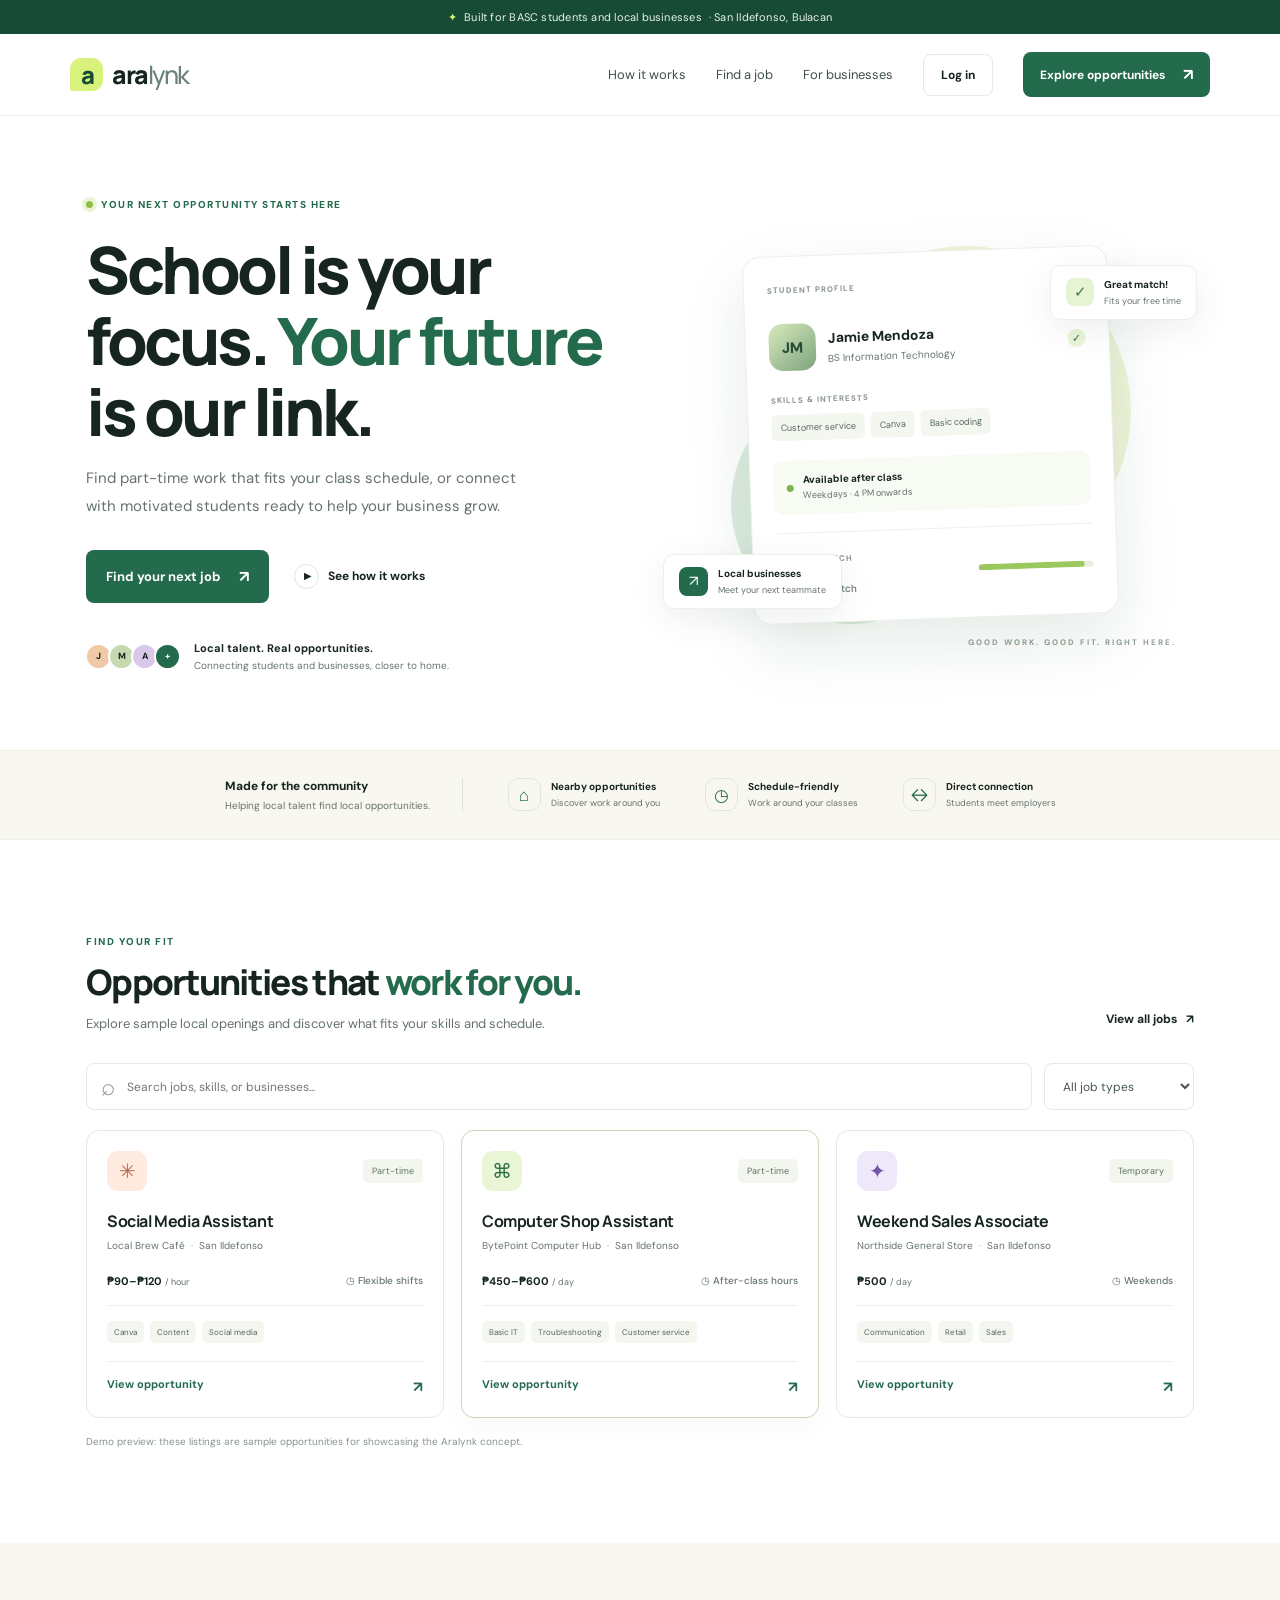
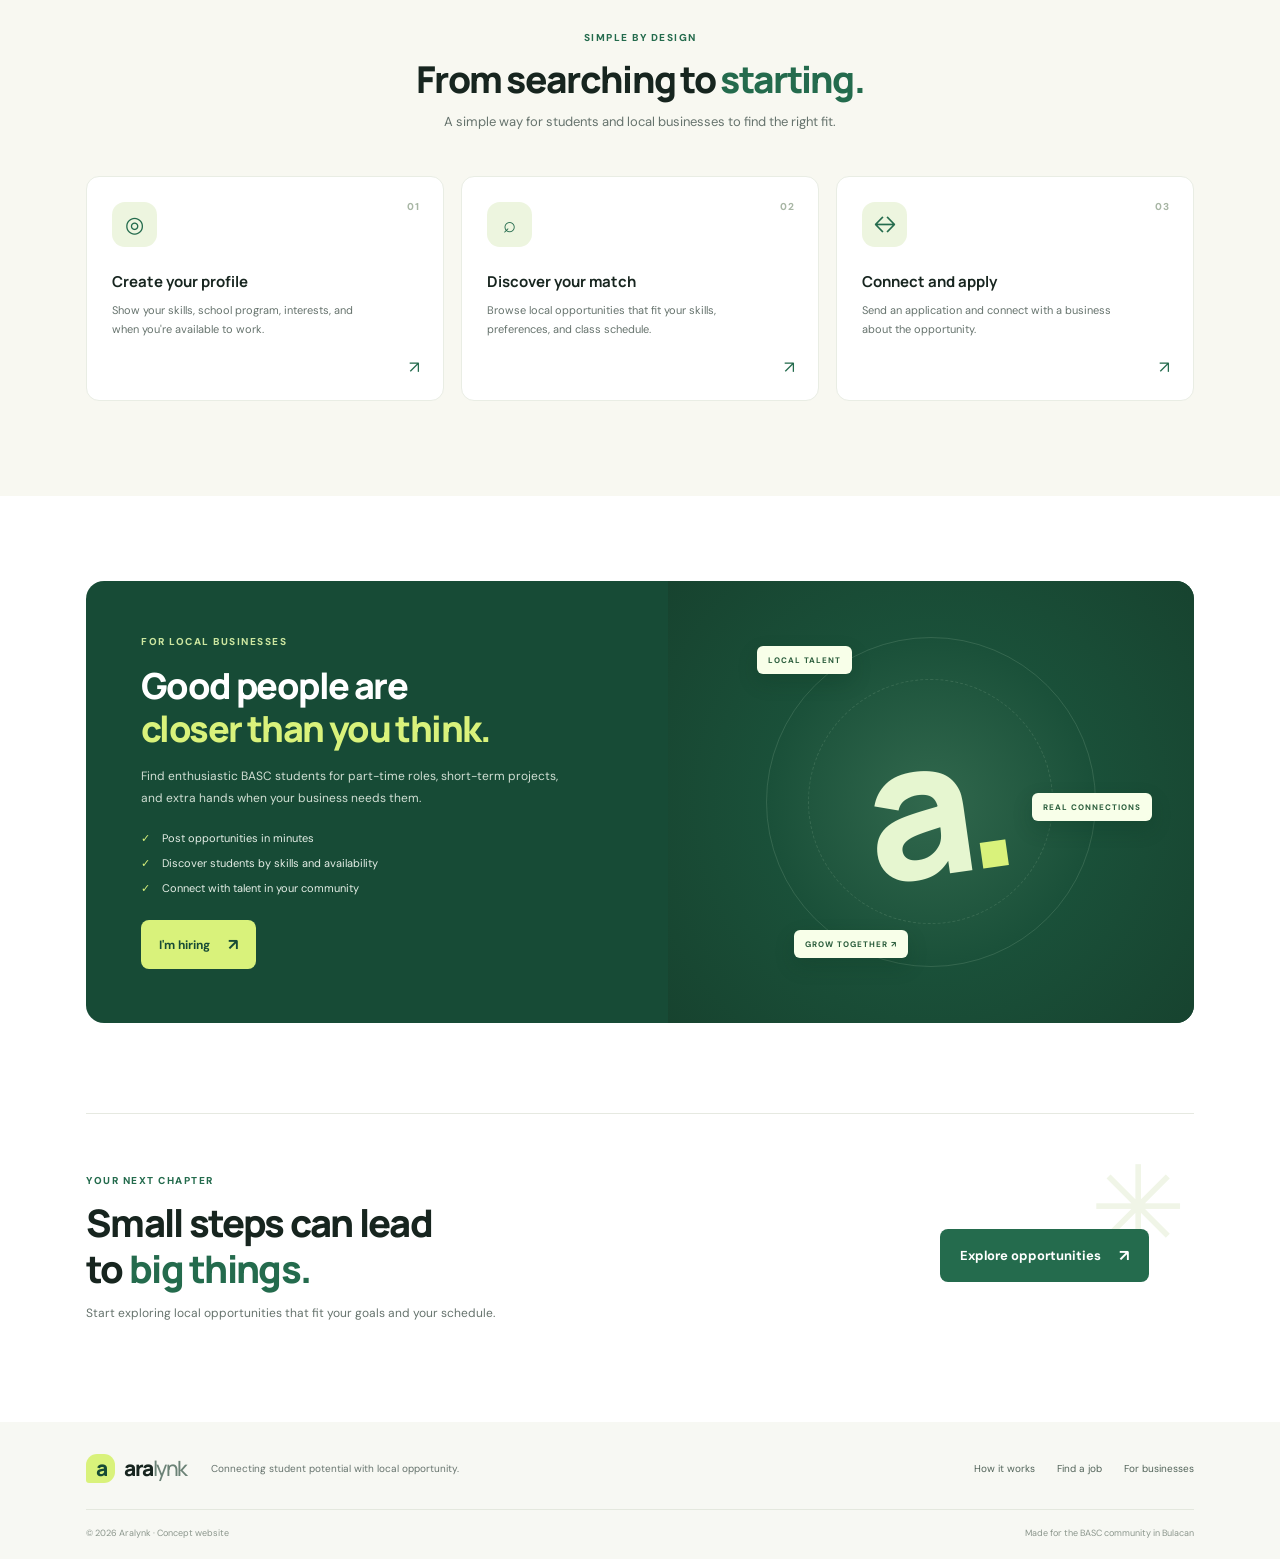
<file: index.html>
<!doctype html>
<html lang="en">
<head>
  <meta charset="UTF-8">
  <meta name="viewport" content="width=device-width, initial-scale=1.0">
  <meta name="description" content="Aralynk connects BASC students with local job opportunities in San Ildefonso, Bulacan.">
  <title>Aralynk — Find work that fits your life</title>
  <link rel="preconnect" href="https://fonts.googleapis.com">
  <link rel="preconnect" href="https://fonts.gstatic.com" crossorigin>
  <link href="https://fonts.googleapis.com/css2?family=DM+Sans:wght@400;500;600;700&family=Manrope:wght@400;500;600;700;800&display=swap" rel="stylesheet">
  <link rel="stylesheet" href="style.css">
</head>
<body>
  <div class="announcement"><span class="sparkle">✦</span> Built for BASC students and local businesses <span class="announce-location">· San Ildefonso, Bulacan</span></div>
  <header class="site-header">
    <a class="brand" href="#home" aria-label="Aralynk home"><span class="brand-mark">a</span><span>ara<span class="brand-light">lynk</span></span></a>
    <button class="menu-toggle" id="menuToggle" aria-label="Open navigation">☰</button>
    <nav id="nav">
      <a href="#how">How it works</a><a href="#jobs">Find a job</a><a href="#business">For businesses</a>
      <button class="btn btn-outline nav-login" id="loginBtn">Log in</button>
      <a class="btn btn-primary nav-cta" href="#jobs">Explore opportunities <span>↗</span></a>
    </nav>
  </header>

  <main>
    <section class="hero section-wrap" id="home">
      <div class="hero-copy">
        <div class="eyebrow"><span class="live-dot"></span> YOUR NEXT OPPORTUNITY STARTS HERE</div>
        <h1>School is your<br>focus. <span>Your future</span><br>is our link.</h1>
        <p class="hero-text">Find part-time work that fits your class schedule, or connect with motivated students ready to help your business grow.</p>
        <div class="hero-actions"><a class="btn btn-primary btn-large" href="#jobs">Find your next job <span>↗</span></a><a class="text-link" href="#how"><span class="play-icon">▶</span> See how it works</a></div>
        <div class="hero-proof"><div class="avatar-stack"><span>J</span><span>M</span><span>A</span><span>+</span></div><div><strong>Local talent. Real opportunities.</strong><small>Connecting students and businesses, closer to home.</small></div></div>
      </div>
      <div class="hero-visual">
        <div class="blob blob-one"></div><div class="blob blob-two"></div>
        <div class="floating-note note-top"><span class="note-icon green">✓</span><div><strong>Great match!</strong><small>Fits your free time</small></div></div>
        <div class="profile-card">
          <div class="card-top"><span class="mini-label">STUDENT PROFILE</span><span class="more">•••</span></div>
          <div class="profile-person"><div class="person-avatar">JM</div><div><h3>Jamie Mendoza</h3><p>BS Information Technology</p></div><span class="verified">✓</span></div>
          <div class="skill-label">SKILLS & INTERESTS</div><div class="skills"><span>Customer service</span><span>Canva</span><span>Basic coding</span></div>
          <div class="availability"><span class="availability-dot"></span><div><strong>Available after class</strong><small>Weekdays · 4 PM onwards</small></div></div>
          <div class="match-box"><div><small>PROFILE MATCH</small><strong>92% <span>match</span></strong></div><div class="match-bar"><i></i></div></div>
        </div>
        <div class="floating-note note-bottom"><div class="business-icon">↗</div><div><strong>Local businesses</strong><small>Meet your next teammate</small></div></div>
        <div class="hero-caption">GOOD WORK. GOOD FIT. RIGHT HERE.</div>
      </div>
    </section>

    <section class="trust-strip"><div><strong>Made for the community</strong><span>Helping local talent find local opportunities.</span></div><div class="trust-item"><span class="trust-icon">⌂</span><div><b>Nearby opportunities</b><small>Discover work around you</small></div></div><div class="trust-item"><span class="trust-icon">◷</span><div><b>Schedule-friendly</b><small>Work around your classes</small></div></div><div class="trust-item"><span class="trust-icon">↔</span><div><b>Direct connection</b><small>Students meet employers</small></div></div></section>

    <section class="section-wrap jobs-section" id="jobs">
      <div class="section-heading"><div><div class="eyebrow">FIND YOUR FIT</div><h2>Opportunities that <span>work for you.</span></h2><p>Explore sample local openings and discover what fits your skills and schedule.</p></div><a href="#all-jobs" class="text-link">View all jobs <span>↗</span></a></div>
      <div class="job-tools"><div class="search-box"><span>⌕</span><input id="jobSearch" type="search" placeholder="Search jobs, skills, or businesses..." aria-label="Search jobs"></div><select id="jobType" aria-label="Filter by job type"><option value="all">All job types</option><option value="Part-time">Part-time</option><option value="Freelance">Freelance</option><option value="Temporary">Temporary</option></select></div>
      <div class="job-grid" id="jobGrid">
        <article class="job-card" data-title="social media assistant" data-skills="canva social media content marketing" data-type="Part-time">
          <div class="job-card-top"><div class="company-logo logo-peach">✳</div><span class="job-type">Part-time</span></div><h3>Social Media Assistant</h3><p class="company-name">Local Brew Café <span>·</span> San Ildefonso</p><div class="job-details"><span>₱90–₱120 <small>/ hour</small></span><span>◷ Flexible shifts</span></div><div class="job-tags"><span>Canva</span><span>Content</span><span>Social media</span></div><button class="job-apply" data-job="Social Media Assistant">View opportunity <span>↗</span></button>
        </article>
        <article class="job-card featured-job" data-title="computer shop assistant" data-skills="computer troubleshooting customer service technology" data-type="Part-time">
          <div class="job-card-top"><div class="company-logo logo-lime">⌘</div><span class="job-type">Part-time</span></div><h3>Computer Shop Assistant</h3><p class="company-name">BytePoint Computer Hub <span>·</span> San Ildefonso</p><div class="job-details"><span>₱450–₱600 <small>/ day</small></span><span>◷ After-class hours</span></div><div class="job-tags"><span>Basic IT</span><span>Troubleshooting</span><span>Customer service</span></div><button class="job-apply" data-job="Computer Shop Assistant">View opportunity <span>↗</span></button>
        </article>
        <article class="job-card" data-title="weekend sales associate" data-skills="sales communication retail customer service" data-type="Temporary">
          <div class="job-card-top"><div class="company-logo logo-lavender">✦</div><span class="job-type">Temporary</span></div><h3>Weekend Sales Associate</h3><p class="company-name">Northside General Store <span>·</span> San Ildefonso</p><div class="job-details"><span>₱500 <small>/ day</small></span><span>◷ Weekends</span></div><div class="job-tags"><span>Communication</span><span>Retail</span><span>Sales</span></div><button class="job-apply" data-job="Weekend Sales Associate">View opportunity <span>↗</span></button>
        </article>
      </div>
      <div class="no-results" id="noResults" hidden>No matching jobs found. Try another keyword or job type.</div>
      <p class="demo-note">Demo preview: these listings are sample opportunities for showcasing the Aralynk concept.</p>
    </section>

    <section class="how-section" id="how"><div class="section-wrap">
      <div class="center-heading"><div class="eyebrow">SIMPLE BY DESIGN</div><h2>From searching to <span>starting.</span></h2><p>A simple way for students and local businesses to find the right fit.</p></div>
      <div class="steps-grid">
        <article class="step-card"><div class="step-number">01</div><div class="step-icon">◎</div><h3>Create your profile</h3><p>Show your skills, school program, interests, and when you're available to work.</p><span class="step-arrow">↗</span></article>
        <article class="step-card"><div class="step-number">02</div><div class="step-icon">⌕</div><h3>Discover your match</h3><p>Browse local opportunities that fit your skills, preferences, and class schedule.</p><span class="step-arrow">↗</span></article>
        <article class="step-card"><div class="step-number">03</div><div class="step-icon">↔</div><h3>Connect and apply</h3><p>Send an application and connect with a business about the opportunity.</p><span class="step-arrow">↗</span></article>
      </div>
    </div></section>

    <section class="business-section section-wrap" id="business">
      <div class="business-panel"><div class="business-copy"><div class="eyebrow light-eyebrow">FOR LOCAL BUSINESSES</div><h2>Good people are<br><span>closer than you think.</span></h2><p>Find enthusiastic BASC students for part-time roles, short-term projects, and extra hands when your business needs them.</p><ul><li><span>✓</span> Post opportunities in minutes</li><li><span>✓</span> Discover students by skills and availability</li><li><span>✓</span> Connect with talent in your community</li></ul><button class="btn btn-white" id="businessBtn">I'm hiring <span>↗</span></button></div><div class="business-art"><div class="orbit orbit-a"></div><div class="orbit orbit-b"></div><div class="big-symbol">a<span>.</span></div><div class="orbit-tag tag-one">LOCAL TALENT</div><div class="orbit-tag tag-two">REAL CONNECTIONS</div><div class="orbit-tag tag-three">GROW TOGETHER ↗</div></div></div>
    </section>

    <section class="cta-section section-wrap"><div class="cta-inner"><div><div class="eyebrow">YOUR NEXT CHAPTER</div><h2>Small steps can lead<br>to <span>big things.</span></h2><p>Start exploring local opportunities that fit your goals and your schedule.</p></div><a class="btn btn-primary btn-large" href="#jobs">Explore opportunities <span>↗</span></a><div class="cta-decoration">✳</div></div></section>
  </main>

  <footer><div class="footer-top"><a class="brand" href="#home"><span class="brand-mark">a</span><span>ara<span class="brand-light">lynk</span></span></a><p>Connecting student potential with local opportunity.</p><div class="footer-links"><a href="#how">How it works</a><a href="#jobs">Find a job</a><a href="#business">For businesses</a></div></div><div class="footer-bottom"><span>© 2026 Aralynk · Concept website</span><span>Made for the BASC community in Bulacan</span></div></footer>

  <div class="modal-backdrop" id="modal" hidden><div class="modal" role="dialog" aria-modal="true" aria-labelledby="modalTitle"><button class="modal-close" id="modalClose" aria-label="Close dialog">×</button><div class="modal-mark">a</div><div class="eyebrow">ARALYNK DEMO</div><h2 id="modalTitle">Get connected.</h2><p id="modalText">This is a front-end concept preview. Account creation and applications can be connected to a backend later.</p><form id="demoForm"><label for="demoName">Your name</label><input id="demoName" required placeholder="Enter your name"><label for="demoEmail">Email address</label><input id="demoEmail" type="email" required placeholder="you@example.com"><label for="demoRole">I am a...</label><select id="demoRole"><option>Student looking for work</option><option>Business looking to hire</option></select><button class="btn btn-primary btn-large" type="submit">Continue <span>↗</span></button></form><p class="form-success" id="formSuccess" hidden>Thanks! This demo form is working locally. A real signup system needs backend integration.</p></div></div>
  <script src="script.js"></script>
</body>
</html>
</file>
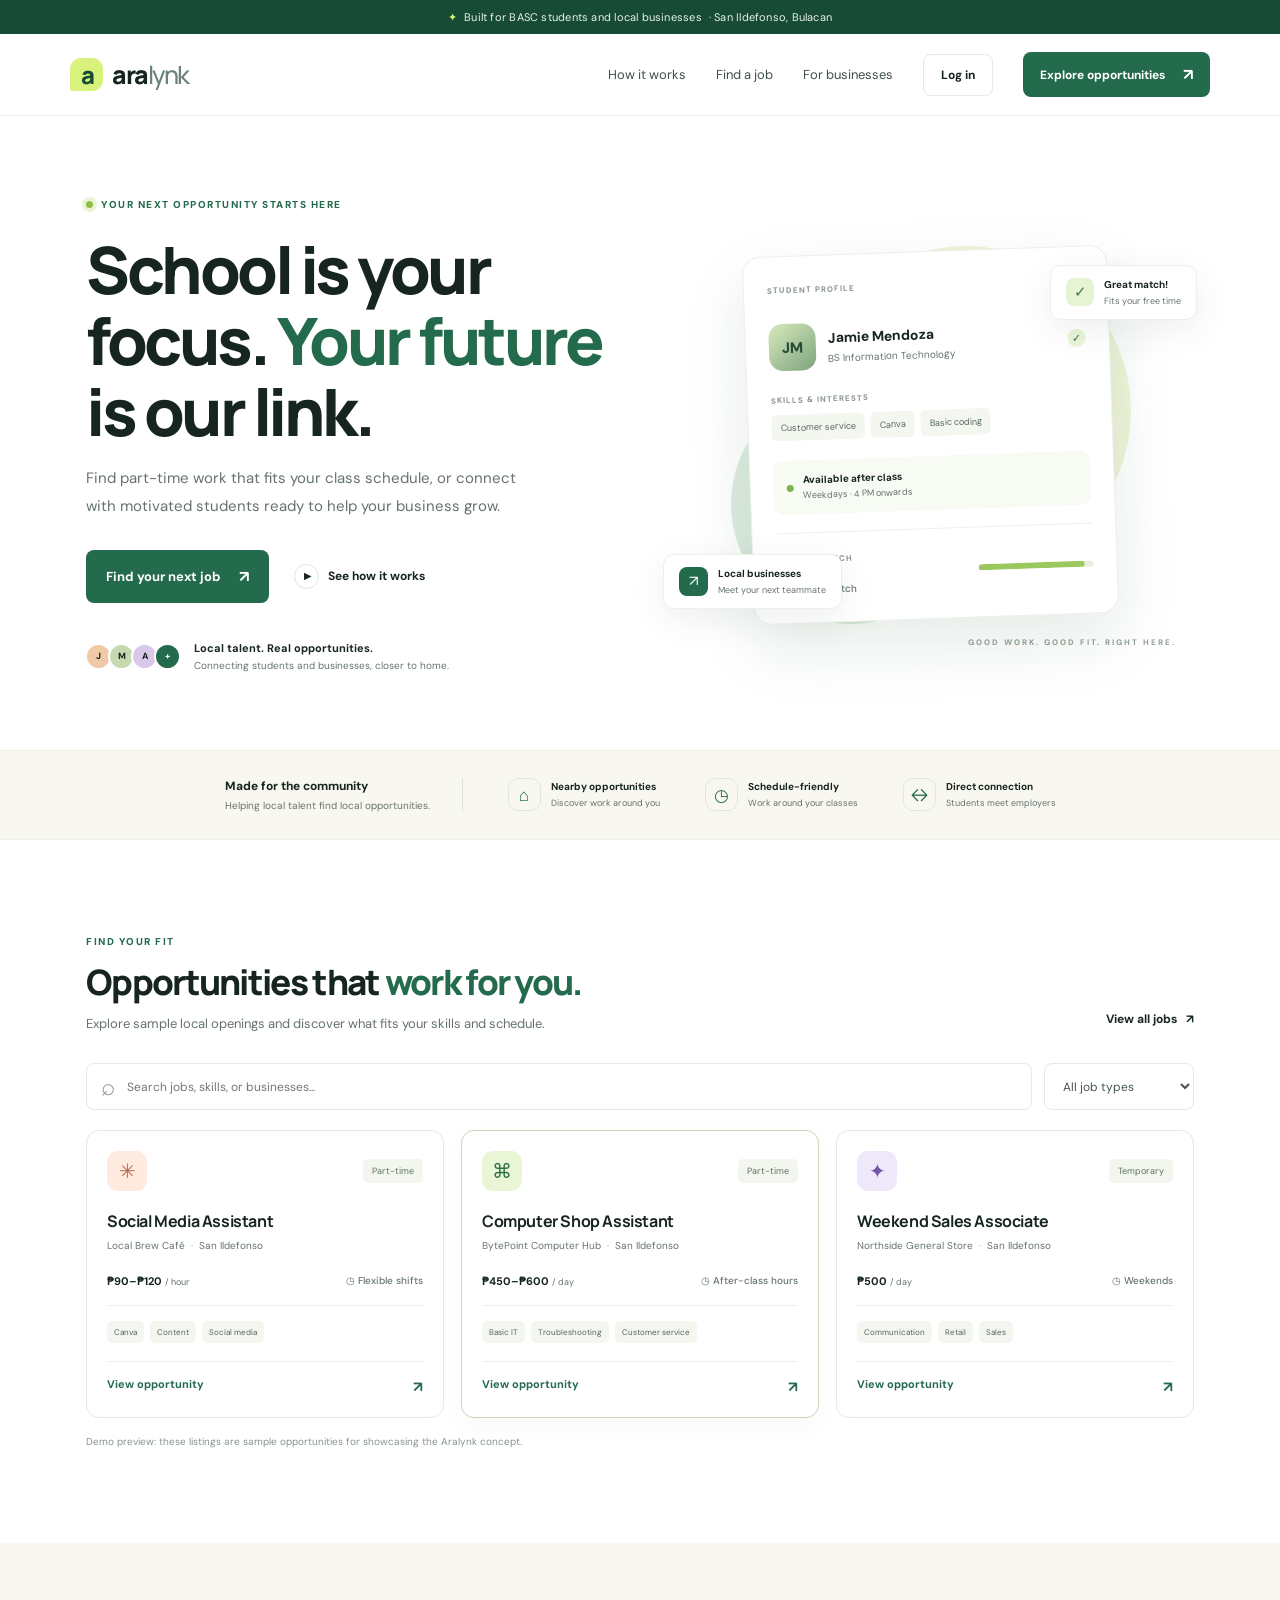
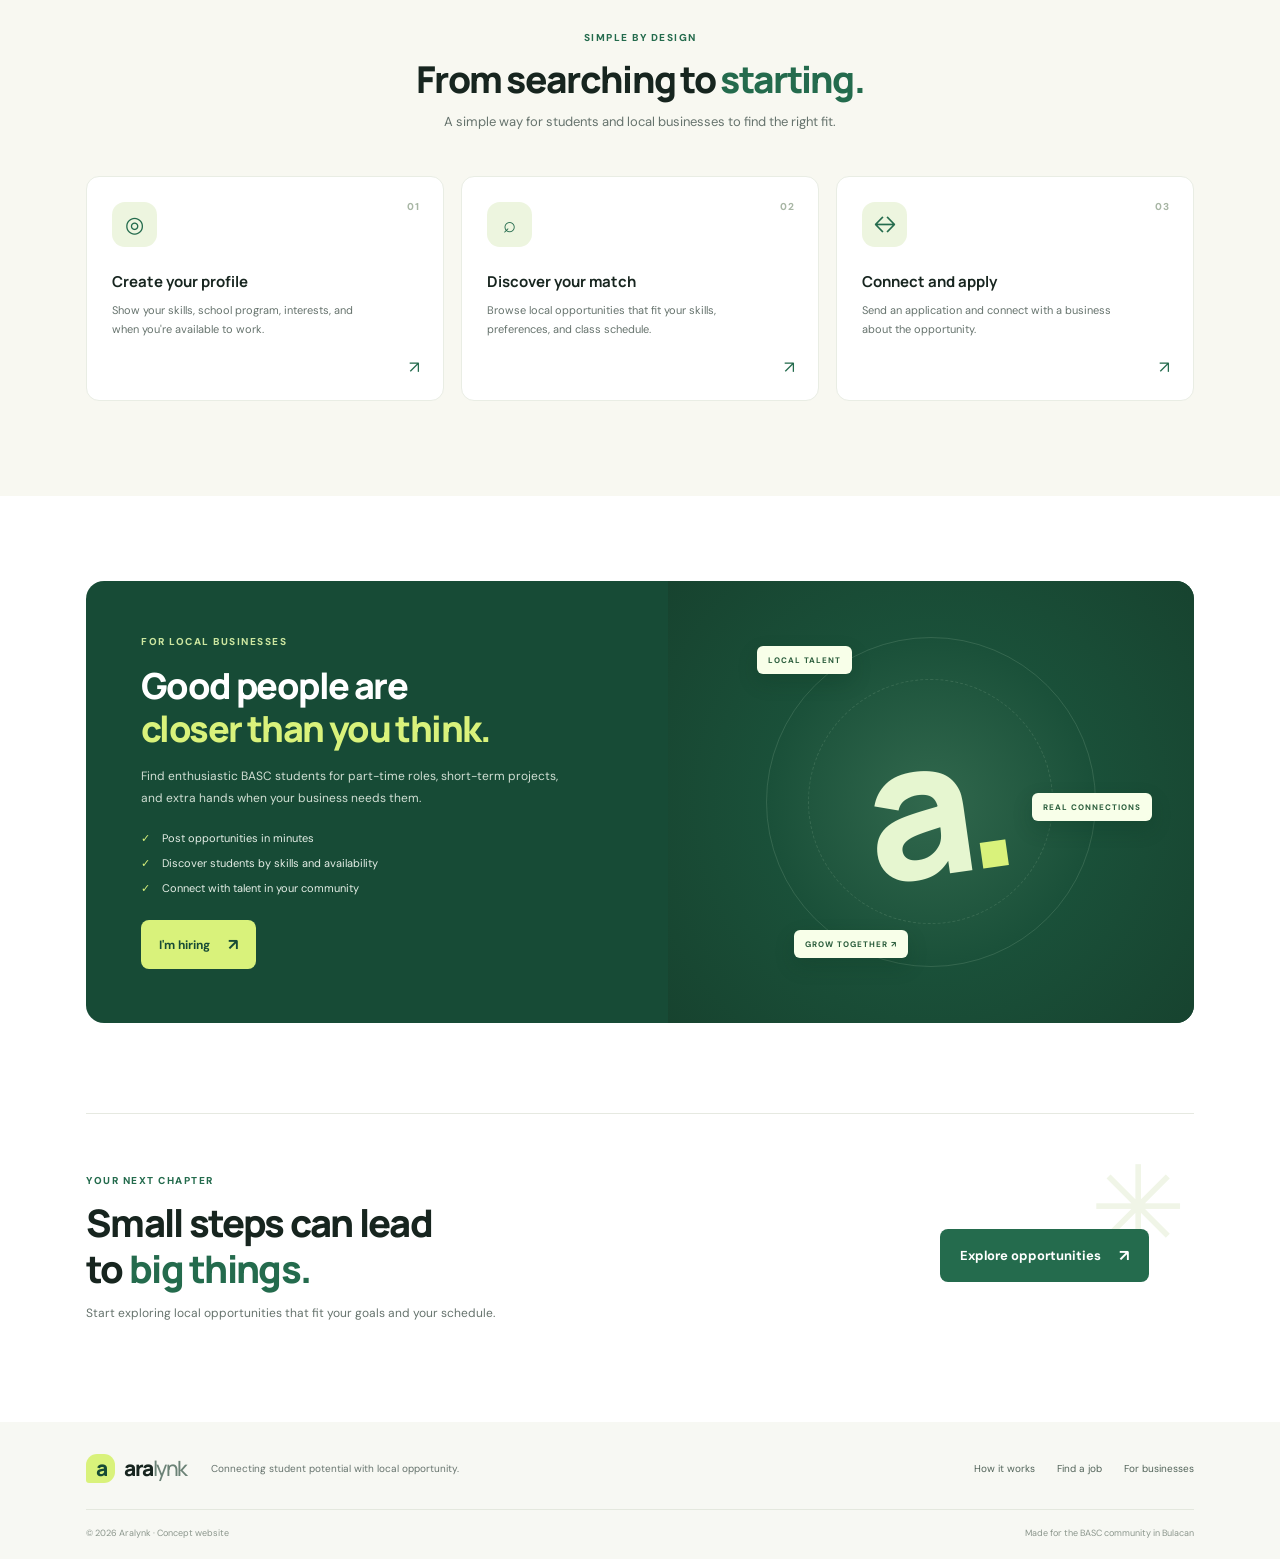
<file: Aralynk_Interactive_Site.html>
<!doctype html>
<html lang="en">
<head>
  <meta charset="UTF-8">
  <meta name="viewport" content="width=device-width, initial-scale=1.0">
  <meta name="description" content="Aralynk connects BASC students with local job opportunities in San Ildefonso, Bulacan.">
  <title>Aralynk — Find work that fits your life</title>
  <link rel="preconnect" href="https://fonts.googleapis.com">
  <link rel="preconnect" href="https://fonts.gstatic.com" crossorigin>
  <link href="https://fonts.googleapis.com/css2?family=DM+Sans:wght@400;500;600;700&family=Manrope:wght@400;500;600;700;800&display=swap" rel="stylesheet">
  <style>
 :root{--ink:#17251f;--muted:#66736d;--green:#246b4d;--green-dark:#174b36;--lime:#d9f27b;--cream:#f8f8f1;--line:#e6e9e1;--white:#fff;--font:'DM Sans',sans-serif;--display:'Manrope',sans-serif}*{box-sizing:border-box}html{scroll-behavior:smooth;scroll-padding-top:90px}body{margin:0;color:var(--ink);font-family:var(--font);background:#fff;font-size:15px}a{color:inherit;text-decoration:none}button,input,select{font:inherit}.announcement{height:34px;background:var(--green-dark);color:#e7f2e9;display:flex;align-items:center;justify-content:center;gap:7px;font-size:11px;letter-spacing:.02em}.sparkle{color:var(--lime)}.site-header{height:82px;display:flex;align-items:center;justify-content:space-between;padding:0 max(calc((100vw - 1160px)/2),5.5%);background:#fff;position:sticky;top:0;z-index:10;border-bottom:1px solid #f0f1ec}.brand{display:flex;align-items:center;gap:9px;font:800 25px var(--display);letter-spacing:-1.5px}.brand-mark{width:33px;height:33px;display:grid;place-items:center;background:var(--lime);border-radius:11px 11px 11px 3px;color:var(--green-dark);font-size:24px;letter-spacing:-2px}.brand-light{font-weight:500;color:#6b8276}nav{display:flex;align-items:center;gap:30px;font-size:13px;color:#3f5148}nav>a:not(.btn):hover,.footer-links a:hover{color:var(--green)}.btn{border:0;display:inline-flex;align-items:center;justify-content:center;gap:18px;padding:12px 17px;border-radius:8px;font-weight:700;font-size:12px;cursor:pointer;transition:transform .2s,background .2s}.btn:hover{transform:translateY(-2px)}.btn-primary{background:var(--green);color:#fff}.btn-primary:hover{background:var(--green-dark)}.btn-outline{background:white;border:1px solid var(--line);color:var(--ink)}.btn-large{padding:16px 20px;font-size:13px}.btn span{font-size:16px}.menu-toggle{display:none;background:none;border:0;font-size:24px}.section-wrap{max-width:1160px;margin:0 auto;padding-left:26px;padding-right:26px}.hero{display:grid;grid-template-columns:1fr 1fr;align-items:center;gap:55px;padding-top:82px;padding-bottom:78px;min-height:590px}.eyebrow{font-size:10px;font-weight:800;letter-spacing:1.5px;color:var(--green);display:flex;align-items:center;gap:8px}.live-dot{width:7px;height:7px;border-radius:50%;background:#8fbd47;box-shadow:0 0 0 4px #eaf5d8}.hero h1{font:800 clamp(44px,5.1vw,66px)/1.09 var(--display);letter-spacing:-3.5px;margin:23px 0 18px}.hero h1 span,.section-heading h2 span,.center-heading h2 span,.cta-inner h2 span{color:var(--green)}.hero-text{color:var(--muted);font-size:15px;line-height:1.85;max-width:455px}.hero-actions{display:flex;align-items:center;gap:25px;margin-top:29px}.text-link{font-size:12px;font-weight:700;display:inline-flex;align-items:center;gap:9px}.play-icon{font-size:9px;width:25px;height:25px;border:1px solid #dfe5dc;border-radius:50%;display:grid;place-items:center;padding-left:2px}.hero-proof{display:flex;align-items:center;gap:13px;margin-top:38px}.avatar-stack{display:flex;padding-left:3px}.avatar-stack span{margin-left:-4px;border:2px solid white;border-radius:50%;width:27px;height:27px;display:grid;place-items:center;background:#f0c9a7;font-size:9px;font-weight:800}.avatar-stack span:nth-child(2){background:#c7d9b0}.avatar-stack span:nth-child(3){background:#d9c7ec}.avatar-stack span:nth-child(4){background:var(--green);color:white}.hero-proof strong,.hero-proof small{display:block}.hero-proof strong{font-size:11px}.hero-proof small{font-size:10px;color:var(--muted);margin-top:4px}.hero-visual{min-height:440px;position:relative;display:grid;place-items:center}.blob{position:absolute;border-radius:50%;filter:blur(.1px)}.blob-one{width:330px;height:330px;background:#eef4d9;right:12%;top:7%}.blob-two{width:240px;height:240px;background:#dcece0;left:12%;bottom:7%}.profile-card{position:relative;z-index:2;width:min(365px,88%);background:white;padding:23px;border:1px solid #edf0e9;border-radius:18px;box-shadow:0 25px 65px #1e51321c;transform:rotate(-2deg)}.card-top{display:flex;justify-content:space-between;align-items:center}.mini-label,.skill-label,.match-box small{font-size:8px;font-weight:800;letter-spacing:1px;color:#8b978e}.more{letter-spacing:2px;color:#a3aca4}.profile-person{display:flex;align-items:center;gap:12px;margin:24px 0}.person-avatar{width:47px;height:47px;border-radius:14px;background:linear-gradient(140deg,#d9e9bd,#7ca47d);display:grid;place-items:center;font-weight:800;color:#244d37}.profile-person h3{font-size:14px;margin:0 0 5px}.profile-person p{font-size:10px;color:var(--muted);margin:0}.verified{margin-left:auto;width:18px;height:18px;display:grid;place-items:center;background:#e9f5d7;color:#397248;border-radius:50%;font-size:11px}.skills{display:flex;flex-wrap:wrap;gap:6px;margin:10px 0 20px}.skills span,.job-tags span{font-size:9px;background:#f4f6f0;padding:7px 9px;border-radius:5px;color:#53665a}.availability{display:flex;align-items:center;gap:9px;padding:13px;background:#f8faf4;border-radius:9px}.availability-dot{width:7px;height:7px;border-radius:50%;background:#79b44d}.availability strong,.availability small{display:block}.availability strong{font-size:10px}.availability small{font-size:9px;color:var(--muted);margin-top:3px}.match-box{margin-top:18px;padding-top:14px;border-top:1px solid #edf0e9;display:flex;align-items:center;justify-content:space-between}.match-box strong{display:block;font:800 21px var(--display);margin-top:4px}.match-box strong span{font:500 10px var(--font);color:var(--muted)}.match-bar{width:115px;height:6px;background:#e9eee4;border-radius:10px;overflow:hidden}.match-bar i{display:block;width:92%;height:100%;background:#9bc85c;border-radius:10px}.floating-note{position:absolute;z-index:3;background:white;display:flex;align-items:center;gap:10px;padding:12px 15px;border:1px solid #edf0e9;border-radius:11px;box-shadow:0 10px 35px #1c3d2614}.floating-note strong,.floating-note small{display:block}.floating-note strong{font-size:10px}.floating-note small{font-size:9px;color:var(--muted);margin-top:4px}.note-top{top:50px;right:-3px}.note-bottom{bottom:46px;left:-5px}.note-icon{width:28px;height:28px;display:grid;place-items:center;border-radius:8px}.note-icon.green{background:#e7f4d4;color:#3c7d43}.business-icon{width:29px;height:29px;border-radius:8px;display:grid;place-items:center;background:var(--green);color:white}.hero-caption{position:absolute;bottom:8px;right:18px;font-size:8px;letter-spacing:2px;color:#94a296;font-weight:800}.trust-strip{display:flex;align-items:center;justify-content:center;gap:45px;padding:27px 5%;background:var(--cream);border-top:1px solid #eff0e8;border-bottom:1px solid #eff0e8}.trust-strip>div:first-child{padding-right:32px;border-right:1px solid #dfe4d9}.trust-strip>div:first-child strong,.trust-strip>div:first-child span{display:block}.trust-strip>div:first-child strong{font-size:12px}.trust-strip>div:first-child span{font-size:10px;color:var(--muted);margin-top:5px}.trust-item{display:flex;align-items:center;gap:10px}.trust-icon{width:33px;height:33px;border:1px solid #e2e7db;border-radius:10px;display:grid;place-items:center;color:var(--green);font-size:17px}.trust-item b,.trust-item small{display:block}.trust-item b{font-size:10px}.trust-item small{font-size:9px;color:var(--muted);margin-top:4px}.jobs-section{padding-top:95px;padding-bottom:95px}.section-heading{display:flex;justify-content:space-between;align-items:end;margin-bottom:28px}.section-heading h2,.center-heading h2,.cta-inner h2{font:800 35px/1.2 var(--display);letter-spacing:-1.7px;margin:13px 0 10px}.section-heading p,.center-heading p{color:var(--muted);font-size:13px;margin:0;line-height:1.7}.section-heading>.text-link{margin-bottom:8px}.job-tools{display:flex;gap:12px;margin-bottom:20px}.search-box{display:flex;align-items:center;gap:10px;border:1px solid var(--line);border-radius:8px;padding:0 14px;flex:1;color:#8b978e}.search-box span{font-size:24px}.search-box input{border:0;outline:0;width:100%;height:45px;font-size:12px;background:transparent}.job-tools select{border:1px solid var(--line);background:white;border-radius:8px;padding:0 14px;font-size:12px;color:#45564b;min-width:150px;outline:0}.job-grid{display:grid;grid-template-columns:repeat(3,1fr);gap:17px}.job-card{border:1px solid var(--line);border-radius:13px;padding:20px;transition:transform .2s,box-shadow .2s}.job-card:hover{transform:translateY(-4px);box-shadow:0 15px 35px #183e2810}.featured-job{border-color:#c6d8b8;box-shadow:0 8px 25px #183e2808}.job-card-top{display:flex;align-items:center;justify-content:space-between;margin-bottom:19px}.company-logo{width:40px;height:40px;display:grid;place-items:center;border-radius:11px;font-size:20px}.logo-peach{background:#ffeadf;color:#b66a48}.logo-lime{background:#e9f5d5;color:#2e7048}.logo-lavender{background:#eee8fa;color:#7554a3}.job-type{font-size:9px;background:#f3f6ef;color:#5b745e;padding:6px 9px;border-radius:5px}.job-card h3{font:700 16px var(--display);margin:0 0 7px;letter-spacing:-.4px}.company-name{font-size:10px;color:var(--muted);margin:0}.company-name span{padding:0 3px;color:#aab4aa}.job-details{display:flex;justify-content:space-between;gap:8px;padding:17px 0;border-bottom:1px solid #edf0e9;margin-top:5px;font-size:11px;font-weight:700}.job-details span:last-child{font-size:10px;color:#64746a;font-weight:500}.job-details small{font-size:9px;color:var(--muted);font-weight:400}.job-tags{display:flex;flex-wrap:wrap;gap:6px;margin:15px 0 18px}.job-tags span{padding:6px 7px;font-size:8px}.job-apply{border:0;border-top:1px solid #edf0e9;background:transparent;padding:15px 0 0;width:100%;display:flex;justify-content:space-between;color:var(--green);font-weight:700;font-size:11px;cursor:pointer}.job-apply span{font-size:15px}.demo-note{font-size:10px;color:#87948a;margin:17px 0 0}.no-results{padding:28px;text-align:center;background:var(--cream);border-radius:10px;color:var(--muted);font-size:13px}.how-section{background:var(--cream);padding:88px 0 95px}.center-heading{text-align:center;max-width:570px;margin:0 auto 42px}.center-heading .eyebrow{justify-content:center}.center-heading h2{font-size:37px}.steps-grid{display:grid;grid-template-columns:repeat(3,1fr);gap:17px}.step-card{background:#fff;border:1px solid #e9ede4;border-radius:13px;padding:25px;position:relative;min-height:225px}.step-number{position:absolute;right:23px;top:23px;color:#a8b6a5;font-size:10px;font-weight:800;letter-spacing:1px}.step-icon{width:45px;height:45px;border-radius:13px;background:#edf5df;color:var(--green);display:grid;place-items:center;font-size:22px;margin-bottom:24px}.step-card h3{font:700 15px var(--display);margin:0 0 9px}.step-card p{font-size:11px;color:var(--muted);line-height:1.8;max-width:270px;margin:0}.step-arrow{position:absolute;right:23px;bottom:22px;color:var(--green);font-size:17px}.business-section{padding-top:85px;padding-bottom:85px}.business-panel{border-radius:18px;background:var(--green-dark);color:white;min-height:385px;display:grid;grid-template-columns:1.05fr .95fr;overflow:hidden}.business-copy{padding:54px 55px}.light-eyebrow{color:#cce6a0}.business-copy h2{font:800 36px/1.2 var(--display);letter-spacing:-1.6px;margin:16px 0}.business-copy h2 span{color:var(--lime)}.business-copy>p{font-size:12px;line-height:1.8;color:#d0ded3;max-width:420px}.business-copy ul{list-style:none;padding:0;margin:22px 0 25px;display:grid;gap:11px}.business-copy li{font-size:11px;color:#e5eee6}.business-copy li span{color:var(--lime);margin-right:9px}.btn-white{background:var(--lime);color:var(--green-dark);padding:14px 18px}.business-art{position:relative;overflow:hidden;display:grid;place-items:center;min-height:350px;background:radial-gradient(circle at center,#31684d 0,#1a5039 48%,#17432f 100%)}.orbit{position:absolute;border:1px solid #80a68a42;border-radius:50%;width:330px;height:330px}.orbit-b{width:245px;height:245px;border-style:dashed}.big-symbol{font:800 190px/.8 var(--display);letter-spacing:-18px;color:#e6f6d0;z-index:1;transform:rotate(-8deg)}.big-symbol span{color:var(--lime)}.orbit-tag{position:absolute;background:#f8ffe9;color:#2c5e3d;border-radius:6px;padding:9px 11px;font-size:8px;font-weight:800;letter-spacing:1px;box-shadow:0 8px 20px #0c2e1d30}.tag-one{top:65px;left:17%}.tag-two{right:8%;top:48%}.tag-three{bottom:65px;left:24%}.cta-section{padding-top:5px;padding-bottom:85px}.cta-inner{border-top:1px solid var(--line);padding:60px 0 0;display:flex;align-items:center;justify-content:space-between;position:relative;overflow:hidden}.cta-inner h2{font-size:38px;margin-bottom:12px}.cta-inner p{font-size:12px;color:var(--muted);line-height:1.8}.cta-inner>.btn{margin-right:45px;z-index:1}.cta-decoration{position:absolute;right:8px;top:20px;color:#f0f5e7;font-size:115px;z-index:0}footer{background:#f7f8f3;padding:30px max(calc((100vw - 1108px)/2),5.5%) 20px}.footer-top{display:flex;align-items:center;gap:24px;padding-bottom:24px;border-bottom:1px solid #e4e8de}.footer-top .brand{font-size:21px}.footer-top .brand-mark{width:29px;height:29px;font-size:21px}.footer-top p{font-size:10px;color:var(--muted);margin-right:auto}.footer-links{display:flex;gap:22px;font-size:10px;color:#53645a}.footer-bottom{display:flex;justify-content:space-between;padding-top:17px;font-size:9px;color:#8b968c}.modal-backdrop{position:fixed;inset:0;background:#10251bd1;z-index:30;display:grid;place-items:center;padding:20px;backdrop-filter:blur(5px)}.modal-backdrop[hidden]{display:none}.modal{background:#fff;border-radius:17px;padding:32px;width:min(430px,100%);position:relative;box-shadow:0 25px 80px #081a1060}.modal-close{position:absolute;right:20px;top:15px;border:0;background:none;font-size:28px;color:#718076;cursor:pointer}.modal-mark{width:38px;height:38px;display:grid;place-items:center;background:var(--lime);color:var(--green-dark);font:800 27px var(--display);border-radius:12px 12px 12px 3px;margin-bottom:24px}.modal h2{font:800 28px var(--display);letter-spacing:-1px;margin:10px 0}.modal>p{font-size:12px;line-height:1.7;color:var(--muted)}.modal form{display:grid;gap:8px;margin-top:20px}.modal label{font-size:11px;font-weight:700;margin-top:7px}.modal input,.modal select{height:43px;border:1px solid var(--line);border-radius:7px;padding:0 12px;outline-color:#94b86e;font-size:12px}.modal form .btn{margin-top:12px}.form-success{background:#eff7e5;border-radius:8px;padding:12px;color:#315b38!important}
@media(max-width:900px){.hero{gap:20px;padding-top:55px}.hero h1{font-size:52px}.trust-strip{gap:20px}.trust-strip>div:first-child{display:none}.job-grid{gap:10px}.job-card{padding:15px}.business-copy{padding:40px 32px}.footer-top{flex-wrap:wrap}.footer-links{width:100%;padding-top:10px}}
@media(max-width:680px){.announcement{font-size:9px}.announce-location{display:none}.site-header{height:68px;padding:0 22px}.menu-toggle{display:block}nav{display:none;position:absolute;top:67px;left:0;right:0;background:white;padding:22px;box-shadow:0 14px 20px #173a2010;align-items:stretch;gap:18px;flex-direction:column}nav.open{display:flex}.nav-login,.nav-cta{width:100%}.hero{grid-template-columns:1fr;padding-top:52px;padding-bottom:45px;gap:20px}.hero h1{font-size:53px;letter-spacing:-2.7px}.hero-text{font-size:13px}.hero-actions{gap:16px;flex-wrap:wrap}.hero-proof{margin-top:27px}.hero-visual{min-height:380px}.blob-one{width:280px;height:280px;right:6%}.blob-two{width:190px;height:190px;left:3%}.profile-card{width:min(340px,84%);padding:18px}.note-top{right:0;top:26px}.note-bottom{left:0;bottom:28px}.hero-caption{right:0;bottom:2px}.trust-strip{display:grid;grid-template-columns:1fr 1fr;gap:18px;padding:22px}.trust-item b{font-size:10px}.jobs-section{padding-top:65px;padding-bottom:65px}.section-heading{align-items:start;gap:15px;flex-direction:column}.section-heading h2,.center-heading h2{font-size:31px}.section-heading p{font-size:12px}.job-tools{flex-direction:column}.job-tools select{height:43px}.job-grid{grid-template-columns:1fr}.job-card{padding:20px}.job-details{justify-content:flex-start;gap:30px}.how-section{padding:65px 0}.center-heading{margin-bottom:28px}.steps-grid{grid-template-columns:1fr}.step-card{min-height:190px}.business-section{padding-top:55px;padding-bottom:55px}.business-panel{grid-template-columns:1fr}.business-copy{padding:35px 25px}.business-copy h2{font-size:31px}.business-art{min-height:270px}.orbit{width:250px;height:250px}.orbit-b{width:185px;height:185px}.big-symbol{font-size:150px}.tag-one{top:35px;left:10%}.tag-two{right:5%;top:48%}.tag-three{bottom:35px;left:15%}.cta-section{padding-bottom:55px}.cta-inner{padding-top:40px;align-items:flex-start;gap:18px;flex-direction:column}.cta-inner h2{font-size:34px}.cta-inner>.btn{margin:5px 0 0}.cta-decoration{right:0;top:15px;font-size:80px}.footer-top{gap:12px}.footer-top p{width:100%;margin:0}.footer-links{gap:15px;flex-wrap:wrap}.footer-bottom{gap:10px;flex-direction:column}.modal{padding:27px 22px}}

  </style>
</head>
<body>
  <div class="announcement"><span class="sparkle">✦</span> Built for BASC students and local businesses <span class="announce-location">· San Ildefonso, Bulacan</span></div>
  <header class="site-header">
    <a class="brand" href="#home" aria-label="Aralynk home"><span class="brand-mark">a</span><span>ara<span class="brand-light">lynk</span></span></a>
    <button class="menu-toggle" id="menuToggle" aria-label="Open navigation">☰</button>
    <nav id="nav">
      <a href="#how">How it works</a><a href="#jobs">Find a job</a><a href="#business">For businesses</a>
      <button class="btn btn-outline nav-login" id="loginBtn">Log in</button>
      <a class="btn btn-primary nav-cta" href="#jobs">Explore opportunities <span>↗</span></a>
    </nav>
  </header>

  <main>
    <section class="hero section-wrap" id="home">
      <div class="hero-copy">
        <div class="eyebrow"><span class="live-dot"></span> YOUR NEXT OPPORTUNITY STARTS HERE</div>
        <h1>School is your<br>focus. <span>Your future</span><br>is our link.</h1>
        <p class="hero-text">Find part-time work that fits your class schedule, or connect with motivated students ready to help your business grow.</p>
        <div class="hero-actions"><a class="btn btn-primary btn-large" href="#jobs">Find your next job <span>↗</span></a><a class="text-link" href="#how"><span class="play-icon">▶</span> See how it works</a></div>
        <div class="hero-proof"><div class="avatar-stack"><span>J</span><span>M</span><span>A</span><span>+</span></div><div><strong>Local talent. Real opportunities.</strong><small>Connecting students and businesses, closer to home.</small></div></div>
      </div>
      <div class="hero-visual">
        <div class="blob blob-one"></div><div class="blob blob-two"></div>
        <div class="floating-note note-top"><span class="note-icon green">✓</span><div><strong>Great match!</strong><small>Fits your free time</small></div></div>
        <div class="profile-card">
          <div class="card-top"><span class="mini-label">STUDENT PROFILE</span><span class="more">•••</span></div>
          <div class="profile-person"><div class="person-avatar">JM</div><div><h3>Jamie Mendoza</h3><p>BS Information Technology</p></div><span class="verified">✓</span></div>
          <div class="skill-label">SKILLS & INTERESTS</div><div class="skills"><span>Customer service</span><span>Canva</span><span>Basic coding</span></div>
          <div class="availability"><span class="availability-dot"></span><div><strong>Available after class</strong><small>Weekdays · 4 PM onwards</small></div></div>
          <div class="match-box"><div><small>PROFILE MATCH</small><strong>92% <span>match</span></strong></div><div class="match-bar"><i></i></div></div>
        </div>
        <div class="floating-note note-bottom"><div class="business-icon">↗</div><div><strong>Local businesses</strong><small>Meet your next teammate</small></div></div>
        <div class="hero-caption">GOOD WORK. GOOD FIT. RIGHT HERE.</div>
      </div>
    </section>

    <section class="trust-strip"><div><strong>Made for the community</strong><span>Helping local talent find local opportunities.</span></div><div class="trust-item"><span class="trust-icon">⌂</span><div><b>Nearby opportunities</b><small>Discover work around you</small></div></div><div class="trust-item"><span class="trust-icon">◷</span><div><b>Schedule-friendly</b><small>Work around your classes</small></div></div><div class="trust-item"><span class="trust-icon">↔</span><div><b>Direct connection</b><small>Students meet employers</small></div></div></section>

    <section class="section-wrap jobs-section" id="jobs">
      <div class="section-heading"><div><div class="eyebrow">FIND YOUR FIT</div><h2>Opportunities that <span>work for you.</span></h2><p>Explore sample local openings and discover what fits your skills and schedule.</p></div><a href="#all-jobs" class="text-link">View all jobs <span>↗</span></a></div>
      <div class="job-tools"><div class="search-box"><span>⌕</span><input id="jobSearch" type="search" placeholder="Search jobs, skills, or businesses..." aria-label="Search jobs"></div><select id="jobType" aria-label="Filter by job type"><option value="all">All job types</option><option value="Part-time">Part-time</option><option value="Freelance">Freelance</option><option value="Temporary">Temporary</option></select></div>
      <div class="job-grid" id="jobGrid">
        <article class="job-card" data-title="social media assistant" data-skills="canva social media content marketing" data-type="Part-time">
          <div class="job-card-top"><div class="company-logo logo-peach">✳</div><span class="job-type">Part-time</span></div><h3>Social Media Assistant</h3><p class="company-name">Local Brew Café <span>·</span> San Ildefonso</p><div class="job-details"><span>₱90–₱120 <small>/ hour</small></span><span>◷ Flexible shifts</span></div><div class="job-tags"><span>Canva</span><span>Content</span><span>Social media</span></div><button class="job-apply" data-job="Social Media Assistant">View opportunity <span>↗</span></button>
        </article>
        <article class="job-card featured-job" data-title="computer shop assistant" data-skills="computer troubleshooting customer service technology" data-type="Part-time">
          <div class="job-card-top"><div class="company-logo logo-lime">⌘</div><span class="job-type">Part-time</span></div><h3>Computer Shop Assistant</h3><p class="company-name">BytePoint Computer Hub <span>·</span> San Ildefonso</p><div class="job-details"><span>₱450–₱600 <small>/ day</small></span><span>◷ After-class hours</span></div><div class="job-tags"><span>Basic IT</span><span>Troubleshooting</span><span>Customer service</span></div><button class="job-apply" data-job="Computer Shop Assistant">View opportunity <span>↗</span></button>
        </article>
        <article class="job-card" data-title="weekend sales associate" data-skills="sales communication retail customer service" data-type="Temporary">
          <div class="job-card-top"><div class="company-logo logo-lavender">✦</div><span class="job-type">Temporary</span></div><h3>Weekend Sales Associate</h3><p class="company-name">Northside General Store <span>·</span> San Ildefonso</p><div class="job-details"><span>₱500 <small>/ day</small></span><span>◷ Weekends</span></div><div class="job-tags"><span>Communication</span><span>Retail</span><span>Sales</span></div><button class="job-apply" data-job="Weekend Sales Associate">View opportunity <span>↗</span></button>
        </article>
      </div>
      <div class="no-results" id="noResults" hidden>No matching jobs found. Try another keyword or job type.</div>
      <p class="demo-note">Demo preview: these listings are sample opportunities for showcasing the Aralynk concept.</p>
    </section>

    <section class="how-section" id="how"><div class="section-wrap">
      <div class="center-heading"><div class="eyebrow">SIMPLE BY DESIGN</div><h2>From searching to <span>starting.</span></h2><p>A simple way for students and local businesses to find the right fit.</p></div>
      <div class="steps-grid">
        <article class="step-card"><div class="step-number">01</div><div class="step-icon">◎</div><h3>Create your profile</h3><p>Show your skills, school program, interests, and when you're available to work.</p><span class="step-arrow">↗</span></article>
        <article class="step-card"><div class="step-number">02</div><div class="step-icon">⌕</div><h3>Discover your match</h3><p>Browse local opportunities that fit your skills, preferences, and class schedule.</p><span class="step-arrow">↗</span></article>
        <article class="step-card"><div class="step-number">03</div><div class="step-icon">↔</div><h3>Connect and apply</h3><p>Send an application and connect with a business about the opportunity.</p><span class="step-arrow">↗</span></article>
      </div>
    </div></section>

    <section class="business-section section-wrap" id="business">
      <div class="business-panel"><div class="business-copy"><div class="eyebrow light-eyebrow">FOR LOCAL BUSINESSES</div><h2>Good people are<br><span>closer than you think.</span></h2><p>Find enthusiastic BASC students for part-time roles, short-term projects, and extra hands when your business needs them.</p><ul><li><span>✓</span> Post opportunities in minutes</li><li><span>✓</span> Discover students by skills and availability</li><li><span>✓</span> Connect with talent in your community</li></ul><button class="btn btn-white" id="businessBtn">I'm hiring <span>↗</span></button></div><div class="business-art"><div class="orbit orbit-a"></div><div class="orbit orbit-b"></div><div class="big-symbol">a<span>.</span></div><div class="orbit-tag tag-one">LOCAL TALENT</div><div class="orbit-tag tag-two">REAL CONNECTIONS</div><div class="orbit-tag tag-three">GROW TOGETHER ↗</div></div></div>
    </section>

    <section class="cta-section section-wrap"><div class="cta-inner"><div><div class="eyebrow">YOUR NEXT CHAPTER</div><h2>Small steps can lead<br>to <span>big things.</span></h2><p>Start exploring local opportunities that fit your goals and your schedule.</p></div><a class="btn btn-primary btn-large" href="#jobs">Explore opportunities <span>↗</span></a><div class="cta-decoration">✳</div></div></section>
  </main>

  <footer><div class="footer-top"><a class="brand" href="#home"><span class="brand-mark">a</span><span>ara<span class="brand-light">lynk</span></span></a><p>Connecting student potential with local opportunity.</p><div class="footer-links"><a href="#how">How it works</a><a href="#jobs">Find a job</a><a href="#business">For businesses</a></div></div><div class="footer-bottom"><span>© 2026 Aralynk · Concept website</span><span>Made for the BASC community in Bulacan</span></div></footer>

  <div class="modal-backdrop" id="modal" hidden><div class="modal" role="dialog" aria-modal="true" aria-labelledby="modalTitle"><button class="modal-close" id="modalClose" aria-label="Close dialog">×</button><div class="modal-mark">a</div><div class="eyebrow">ARALYNK DEMO</div><h2 id="modalTitle">Get connected.</h2><p id="modalText">This is a front-end concept preview. Account creation and applications can be connected to a backend later.</p><form id="demoForm"><label for="demoName">Your name</label><input id="demoName" required placeholder="Enter your name"><label for="demoEmail">Email address</label><input id="demoEmail" type="email" required placeholder="you@example.com"><label for="demoRole">I am a...</label><select id="demoRole"><option>Student looking for work</option><option>Business looking to hire</option></select><button class="btn btn-primary btn-large" type="submit">Continue <span>↗</span></button></form><p class="form-success" id="formSuccess" hidden>Thanks! This demo form is working locally. A real signup system needs backend integration.</p></div></div>
  <script>
const jobSearch = document.getElementById('jobSearch');
const jobType = document.getElementById('jobType');
const jobCards = [...document.querySelectorAll('.job-card')];
const noResults = document.getElementById('noResults');

function filterJobs() {
  const query = jobSearch.value.trim().toLowerCase();
  const type = jobType.value;
  let visible = 0;
  jobCards.forEach(card => {
    const searchable = `${card.dataset.title} ${card.dataset.skills} ${card.textContent}`.toLowerCase();
    const matchesQuery = searchable.includes(query);
    const matchesType = type === 'all' || card.dataset.type === type;
    const show = matchesQuery && matchesType;
    card.hidden = !show;
    if (show) visible++;
  });
  noResults.hidden = visible !== 0;
}
jobSearch.addEventListener('input', filterJobs);
jobType.addEventListener('change', filterJobs);

const modal = document.getElementById('modal');
const modalTitle = document.getElementById('modalTitle');
const modalText = document.getElementById('modalText');
const demoRole = document.getElementById('demoRole');
const form = document.getElementById('demoForm');
const success = document.getElementById('formSuccess');

function openModal(title, message, role) {
  modalTitle.textContent = title;
  modalText.textContent = message;
  if (role) demoRole.value = role;
  form.hidden = false;
  success.hidden = true;
  modal.hidden = false;
}
document.getElementById('loginBtn').addEventListener('click', () => openModal('Welcome back.', 'Sign-in is a demo here. Connect an authentication service to enable real accounts.'));
document.getElementById('businessBtn').addEventListener('click', () => openModal('Find your next teammate.', 'Tell us a little about yourself to preview the business sign-up flow.', 'Business looking to hire'));
document.querySelectorAll('.job-apply').forEach(button => button.addEventListener('click', () => openModal(`Interested in ${button.dataset.job}?`, 'Create a student profile to apply. This demo previews the flow; applications are not sent to an employer.', 'Student looking for work')));
document.getElementById('modalClose').addEventListener('click', () => modal.hidden = true);
modal.addEventListener('click', event => { if (event.target === modal) modal.hidden = true; });
document.addEventListener('keydown', event => { if (event.key === 'Escape') modal.hidden = true; });
form.addEventListener('submit', event => {
  event.preventDefault();
  form.hidden = true;
  success.hidden = false;
});
document.getElementById('menuToggle').addEventListener('click', () => document.getElementById('nav').classList.toggle('open'));
document.querySelectorAll('#nav a').forEach(link => link.addEventListener('click', () => document.getElementById('nav').classList.remove('open')));

  </script>
</body>
</html>
</file>
<file: style.css>
:root{--ink:#17251f;--muted:#66736d;--green:#246b4d;--green-dark:#174b36;--lime:#d9f27b;--cream:#f8f8f1;--line:#e6e9e1;--white:#fff;--font:'DM Sans',sans-serif;--display:'Manrope',sans-serif}*{box-sizing:border-box}html{scroll-behavior:smooth;scroll-padding-top:90px}body{margin:0;color:var(--ink);font-family:var(--font);background:#fff;font-size:15px}a{color:inherit;text-decoration:none}button,input,select{font:inherit}.announcement{height:34px;background:var(--green-dark);color:#e7f2e9;display:flex;align-items:center;justify-content:center;gap:7px;font-size:11px;letter-spacing:.02em}.sparkle{color:var(--lime)}.site-header{height:82px;display:flex;align-items:center;justify-content:space-between;padding:0 max(calc((100vw - 1160px)/2),5.5%);background:#fff;position:sticky;top:0;z-index:10;border-bottom:1px solid #f0f1ec}.brand{display:flex;align-items:center;gap:9px;font:800 25px var(--display);letter-spacing:-1.5px}.brand-mark{width:33px;height:33px;display:grid;place-items:center;background:var(--lime);border-radius:11px 11px 11px 3px;color:var(--green-dark);font-size:24px;letter-spacing:-2px}.brand-light{font-weight:500;color:#6b8276}nav{display:flex;align-items:center;gap:30px;font-size:13px;color:#3f5148}nav>a:not(.btn):hover,.footer-links a:hover{color:var(--green)}.btn{border:0;display:inline-flex;align-items:center;justify-content:center;gap:18px;padding:12px 17px;border-radius:8px;font-weight:700;font-size:12px;cursor:pointer;transition:transform .2s,background .2s}.btn:hover{transform:translateY(-2px)}.btn-primary{background:var(--green);color:#fff}.btn-primary:hover{background:var(--green-dark)}.btn-outline{background:white;border:1px solid var(--line);color:var(--ink)}.btn-large{padding:16px 20px;font-size:13px}.btn span{font-size:16px}.menu-toggle{display:none;background:none;border:0;font-size:24px}.section-wrap{max-width:1160px;margin:0 auto;padding-left:26px;padding-right:26px}.hero{display:grid;grid-template-columns:1fr 1fr;align-items:center;gap:55px;padding-top:82px;padding-bottom:78px;min-height:590px}.eyebrow{font-size:10px;font-weight:800;letter-spacing:1.5px;color:var(--green);display:flex;align-items:center;gap:8px}.live-dot{width:7px;height:7px;border-radius:50%;background:#8fbd47;box-shadow:0 0 0 4px #eaf5d8}.hero h1{font:800 clamp(44px,5.1vw,66px)/1.09 var(--display);letter-spacing:-3.5px;margin:23px 0 18px}.hero h1 span,.section-heading h2 span,.center-heading h2 span,.cta-inner h2 span{color:var(--green)}.hero-text{color:var(--muted);font-size:15px;line-height:1.85;max-width:455px}.hero-actions{display:flex;align-items:center;gap:25px;margin-top:29px}.text-link{font-size:12px;font-weight:700;display:inline-flex;align-items:center;gap:9px}.play-icon{font-size:9px;width:25px;height:25px;border:1px solid #dfe5dc;border-radius:50%;display:grid;place-items:center;padding-left:2px}.hero-proof{display:flex;align-items:center;gap:13px;margin-top:38px}.avatar-stack{display:flex;padding-left:3px}.avatar-stack span{margin-left:-4px;border:2px solid white;border-radius:50%;width:27px;height:27px;display:grid;place-items:center;background:#f0c9a7;font-size:9px;font-weight:800}.avatar-stack span:nth-child(2){background:#c7d9b0}.avatar-stack span:nth-child(3){background:#d9c7ec}.avatar-stack span:nth-child(4){background:var(--green);color:white}.hero-proof strong,.hero-proof small{display:block}.hero-proof strong{font-size:11px}.hero-proof small{font-size:10px;color:var(--muted);margin-top:4px}.hero-visual{min-height:440px;position:relative;display:grid;place-items:center}.blob{position:absolute;border-radius:50%;filter:blur(.1px)}.blob-one{width:330px;height:330px;background:#eef4d9;right:12%;top:7%}.blob-two{width:240px;height:240px;background:#dcece0;left:12%;bottom:7%}.profile-card{position:relative;z-index:2;width:min(365px,88%);background:white;padding:23px;border:1px solid #edf0e9;border-radius:18px;box-shadow:0 25px 65px #1e51321c;transform:rotate(-2deg)}.card-top{display:flex;justify-content:space-between;align-items:center}.mini-label,.skill-label,.match-box small{font-size:8px;font-weight:800;letter-spacing:1px;color:#8b978e}.more{letter-spacing:2px;color:#a3aca4}.profile-person{display:flex;align-items:center;gap:12px;margin:24px 0}.person-avatar{width:47px;height:47px;border-radius:14px;background:linear-gradient(140deg,#d9e9bd,#7ca47d);display:grid;place-items:center;font-weight:800;color:#244d37}.profile-person h3{font-size:14px;margin:0 0 5px}.profile-person p{font-size:10px;color:var(--muted);margin:0}.verified{margin-left:auto;width:18px;height:18px;display:grid;place-items:center;background:#e9f5d7;color:#397248;border-radius:50%;font-size:11px}.skills{display:flex;flex-wrap:wrap;gap:6px;margin:10px 0 20px}.skills span,.job-tags span{font-size:9px;background:#f4f6f0;padding:7px 9px;border-radius:5px;color:#53665a}.availability{display:flex;align-items:center;gap:9px;padding:13px;background:#f8faf4;border-radius:9px}.availability-dot{width:7px;height:7px;border-radius:50%;background:#79b44d}.availability strong,.availability small{display:block}.availability strong{font-size:10px}.availability small{font-size:9px;color:var(--muted);margin-top:3px}.match-box{margin-top:18px;padding-top:14px;border-top:1px solid #edf0e9;display:flex;align-items:center;justify-content:space-between}.match-box strong{display:block;font:800 21px var(--display);margin-top:4px}.match-box strong span{font:500 10px var(--font);color:var(--muted)}.match-bar{width:115px;height:6px;background:#e9eee4;border-radius:10px;overflow:hidden}.match-bar i{display:block;width:92%;height:100%;background:#9bc85c;border-radius:10px}.floating-note{position:absolute;z-index:3;background:white;display:flex;align-items:center;gap:10px;padding:12px 15px;border:1px solid #edf0e9;border-radius:11px;box-shadow:0 10px 35px #1c3d2614}.floating-note strong,.floating-note small{display:block}.floating-note strong{font-size:10px}.floating-note small{font-size:9px;color:var(--muted);margin-top:4px}.note-top{top:50px;right:-3px}.note-bottom{bottom:46px;left:-5px}.note-icon{width:28px;height:28px;display:grid;place-items:center;border-radius:8px}.note-icon.green{background:#e7f4d4;color:#3c7d43}.business-icon{width:29px;height:29px;border-radius:8px;display:grid;place-items:center;background:var(--green);color:white}.hero-caption{position:absolute;bottom:8px;right:18px;font-size:8px;letter-spacing:2px;color:#94a296;font-weight:800}.trust-strip{display:flex;align-items:center;justify-content:center;gap:45px;padding:27px 5%;background:var(--cream);border-top:1px solid #eff0e8;border-bottom:1px solid #eff0e8}.trust-strip>div:first-child{padding-right:32px;border-right:1px solid #dfe4d9}.trust-strip>div:first-child strong,.trust-strip>div:first-child span{display:block}.trust-strip>div:first-child strong{font-size:12px}.trust-strip>div:first-child span{font-size:10px;color:var(--muted);margin-top:5px}.trust-item{display:flex;align-items:center;gap:10px}.trust-icon{width:33px;height:33px;border:1px solid #e2e7db;border-radius:10px;display:grid;place-items:center;color:var(--green);font-size:17px}.trust-item b,.trust-item small{display:block}.trust-item b{font-size:10px}.trust-item small{font-size:9px;color:var(--muted);margin-top:4px}.jobs-section{padding-top:95px;padding-bottom:95px}.section-heading{display:flex;justify-content:space-between;align-items:end;margin-bottom:28px}.section-heading h2,.center-heading h2,.cta-inner h2{font:800 35px/1.2 var(--display);letter-spacing:-1.7px;margin:13px 0 10px}.section-heading p,.center-heading p{color:var(--muted);font-size:13px;margin:0;line-height:1.7}.section-heading>.text-link{margin-bottom:8px}.job-tools{display:flex;gap:12px;margin-bottom:20px}.search-box{display:flex;align-items:center;gap:10px;border:1px solid var(--line);border-radius:8px;padding:0 14px;flex:1;color:#8b978e}.search-box span{font-size:24px}.search-box input{border:0;outline:0;width:100%;height:45px;font-size:12px;background:transparent}.job-tools select{border:1px solid var(--line);background:white;border-radius:8px;padding:0 14px;font-size:12px;color:#45564b;min-width:150px;outline:0}.job-grid{display:grid;grid-template-columns:repeat(3,1fr);gap:17px}.job-card{border:1px solid var(--line);border-radius:13px;padding:20px;transition:transform .2s,box-shadow .2s}.job-card:hover{transform:translateY(-4px);box-shadow:0 15px 35px #183e2810}.featured-job{border-color:#c6d8b8;box-shadow:0 8px 25px #183e2808}.job-card-top{display:flex;align-items:center;justify-content:space-between;margin-bottom:19px}.company-logo{width:40px;height:40px;display:grid;place-items:center;border-radius:11px;font-size:20px}.logo-peach{background:#ffeadf;color:#b66a48}.logo-lime{background:#e9f5d5;color:#2e7048}.logo-lavender{background:#eee8fa;color:#7554a3}.job-type{font-size:9px;background:#f3f6ef;color:#5b745e;padding:6px 9px;border-radius:5px}.job-card h3{font:700 16px var(--display);margin:0 0 7px;letter-spacing:-.4px}.company-name{font-size:10px;color:var(--muted);margin:0}.company-name span{padding:0 3px;color:#aab4aa}.job-details{display:flex;justify-content:space-between;gap:8px;padding:17px 0;border-bottom:1px solid #edf0e9;margin-top:5px;font-size:11px;font-weight:700}.job-details span:last-child{font-size:10px;color:#64746a;font-weight:500}.job-details small{font-size:9px;color:var(--muted);font-weight:400}.job-tags{display:flex;flex-wrap:wrap;gap:6px;margin:15px 0 18px}.job-tags span{padding:6px 7px;font-size:8px}.job-apply{border:0;border-top:1px solid #edf0e9;background:transparent;padding:15px 0 0;width:100%;display:flex;justify-content:space-between;color:var(--green);font-weight:700;font-size:11px;cursor:pointer}.job-apply span{font-size:15px}.demo-note{font-size:10px;color:#87948a;margin:17px 0 0}.no-results{padding:28px;text-align:center;background:var(--cream);border-radius:10px;color:var(--muted);font-size:13px}.how-section{background:var(--cream);padding:88px 0 95px}.center-heading{text-align:center;max-width:570px;margin:0 auto 42px}.center-heading .eyebrow{justify-content:center}.center-heading h2{font-size:37px}.steps-grid{display:grid;grid-template-columns:repeat(3,1fr);gap:17px}.step-card{background:#fff;border:1px solid #e9ede4;border-radius:13px;padding:25px;position:relative;min-height:225px}.step-number{position:absolute;right:23px;top:23px;color:#a8b6a5;font-size:10px;font-weight:800;letter-spacing:1px}.step-icon{width:45px;height:45px;border-radius:13px;background:#edf5df;color:var(--green);display:grid;place-items:center;font-size:22px;margin-bottom:24px}.step-card h3{font:700 15px var(--display);margin:0 0 9px}.step-card p{font-size:11px;color:var(--muted);line-height:1.8;max-width:270px;margin:0}.step-arrow{position:absolute;right:23px;bottom:22px;color:var(--green);font-size:17px}.business-section{padding-top:85px;padding-bottom:85px}.business-panel{border-radius:18px;background:var(--green-dark);color:white;min-height:385px;display:grid;grid-template-columns:1.05fr .95fr;overflow:hidden}.business-copy{padding:54px 55px}.light-eyebrow{color:#cce6a0}.business-copy h2{font:800 36px/1.2 var(--display);letter-spacing:-1.6px;margin:16px 0}.business-copy h2 span{color:var(--lime)}.business-copy>p{font-size:12px;line-height:1.8;color:#d0ded3;max-width:420px}.business-copy ul{list-style:none;padding:0;margin:22px 0 25px;display:grid;gap:11px}.business-copy li{font-size:11px;color:#e5eee6}.business-copy li span{color:var(--lime);margin-right:9px}.btn-white{background:var(--lime);color:var(--green-dark);padding:14px 18px}.business-art{position:relative;overflow:hidden;display:grid;place-items:center;min-height:350px;background:radial-gradient(circle at center,#31684d 0,#1a5039 48%,#17432f 100%)}.orbit{position:absolute;border:1px solid #80a68a42;border-radius:50%;width:330px;height:330px}.orbit-b{width:245px;height:245px;border-style:dashed}.big-symbol{font:800 190px/.8 var(--display);letter-spacing:-18px;color:#e6f6d0;z-index:1;transform:rotate(-8deg)}.big-symbol span{color:var(--lime)}.orbit-tag{position:absolute;background:#f8ffe9;color:#2c5e3d;border-radius:6px;padding:9px 11px;font-size:8px;font-weight:800;letter-spacing:1px;box-shadow:0 8px 20px #0c2e1d30}.tag-one{top:65px;left:17%}.tag-two{right:8%;top:48%}.tag-three{bottom:65px;left:24%}.cta-section{padding-top:5px;padding-bottom:85px}.cta-inner{border-top:1px solid var(--line);padding:60px 0 0;display:flex;align-items:center;justify-content:space-between;position:relative;overflow:hidden}.cta-inner h2{font-size:38px;margin-bottom:12px}.cta-inner p{font-size:12px;color:var(--muted);line-height:1.8}.cta-inner>.btn{margin-right:45px;z-index:1}.cta-decoration{position:absolute;right:8px;top:20px;color:#f0f5e7;font-size:115px;z-index:0}footer{background:#f7f8f3;padding:30px max(calc((100vw - 1108px)/2),5.5%) 20px}.footer-top{display:flex;align-items:center;gap:24px;padding-bottom:24px;border-bottom:1px solid #e4e8de}.footer-top .brand{font-size:21px}.footer-top .brand-mark{width:29px;height:29px;font-size:21px}.footer-top p{font-size:10px;color:var(--muted);margin-right:auto}.footer-links{display:flex;gap:22px;font-size:10px;color:#53645a}.footer-bottom{display:flex;justify-content:space-between;padding-top:17px;font-size:9px;color:#8b968c}.modal-backdrop{position:fixed;inset:0;background:#10251bd1;z-index:30;display:grid;place-items:center;padding:20px;backdrop-filter:blur(5px)}.modal-backdrop[hidden]{display:none}.modal{background:#fff;border-radius:17px;padding:32px;width:min(430px,100%);position:relative;box-shadow:0 25px 80px #081a1060}.modal-close{position:absolute;right:20px;top:15px;border:0;background:none;font-size:28px;color:#718076;cursor:pointer}.modal-mark{width:38px;height:38px;display:grid;place-items:center;background:var(--lime);color:var(--green-dark);font:800 27px var(--display);border-radius:12px 12px 12px 3px;margin-bottom:24px}.modal h2{font:800 28px var(--display);letter-spacing:-1px;margin:10px 0}.modal>p{font-size:12px;line-height:1.7;color:var(--muted)}.modal form{display:grid;gap:8px;margin-top:20px}.modal label{font-size:11px;font-weight:700;margin-top:7px}.modal input,.modal select{height:43px;border:1px solid var(--line);border-radius:7px;padding:0 12px;outline-color:#94b86e;font-size:12px}.modal form .btn{margin-top:12px}.form-success{background:#eff7e5;border-radius:8px;padding:12px;color:#315b38!important}
@media(max-width:900px){.hero{gap:20px;padding-top:55px}.hero h1{font-size:52px}.trust-strip{gap:20px}.trust-strip>div:first-child{display:none}.job-grid{gap:10px}.job-card{padding:15px}.business-copy{padding:40px 32px}.footer-top{flex-wrap:wrap}.footer-links{width:100%;padding-top:10px}}
@media(max-width:680px){.announcement{font-size:9px}.announce-location{display:none}.site-header{height:68px;padding:0 22px}.menu-toggle{display:block}nav{display:none;position:absolute;top:67px;left:0;right:0;background:white;padding:22px;box-shadow:0 14px 20px #173a2010;align-items:stretch;gap:18px;flex-direction:column}nav.open{display:flex}.nav-login,.nav-cta{width:100%}.hero{grid-template-columns:1fr;padding-top:52px;padding-bottom:45px;gap:20px}.hero h1{font-size:53px;letter-spacing:-2.7px}.hero-text{font-size:13px}.hero-actions{gap:16px;flex-wrap:wrap}.hero-proof{margin-top:27px}.hero-visual{min-height:380px}.blob-one{width:280px;height:280px;right:6%}.blob-two{width:190px;height:190px;left:3%}.profile-card{width:min(340px,84%);padding:18px}.note-top{right:0;top:26px}.note-bottom{left:0;bottom:28px}.hero-caption{right:0;bottom:2px}.trust-strip{display:grid;grid-template-columns:1fr 1fr;gap:18px;padding:22px}.trust-item b{font-size:10px}.jobs-section{padding-top:65px;padding-bottom:65px}.section-heading{align-items:start;gap:15px;flex-direction:column}.section-heading h2,.center-heading h2{font-size:31px}.section-heading p{font-size:12px}.job-tools{flex-direction:column}.job-tools select{height:43px}.job-grid{grid-template-columns:1fr}.job-card{padding:20px}.job-details{justify-content:flex-start;gap:30px}.how-section{padding:65px 0}.center-heading{margin-bottom:28px}.steps-grid{grid-template-columns:1fr}.step-card{min-height:190px}.business-section{padding-top:55px;padding-bottom:55px}.business-panel{grid-template-columns:1fr}.business-copy{padding:35px 25px}.business-copy h2{font-size:31px}.business-art{min-height:270px}.orbit{width:250px;height:250px}.orbit-b{width:185px;height:185px}.big-symbol{font-size:150px}.tag-one{top:35px;left:10%}.tag-two{right:5%;top:48%}.tag-three{bottom:35px;left:15%}.cta-section{padding-bottom:55px}.cta-inner{padding-top:40px;align-items:flex-start;gap:18px;flex-direction:column}.cta-inner h2{font-size:34px}.cta-inner>.btn{margin:5px 0 0}.cta-decoration{right:0;top:15px;font-size:80px}.footer-top{gap:12px}.footer-top p{width:100%;margin:0}.footer-links{gap:15px;flex-wrap:wrap}.footer-bottom{gap:10px;flex-direction:column}.modal{padding:27px 22px}}
</file>
